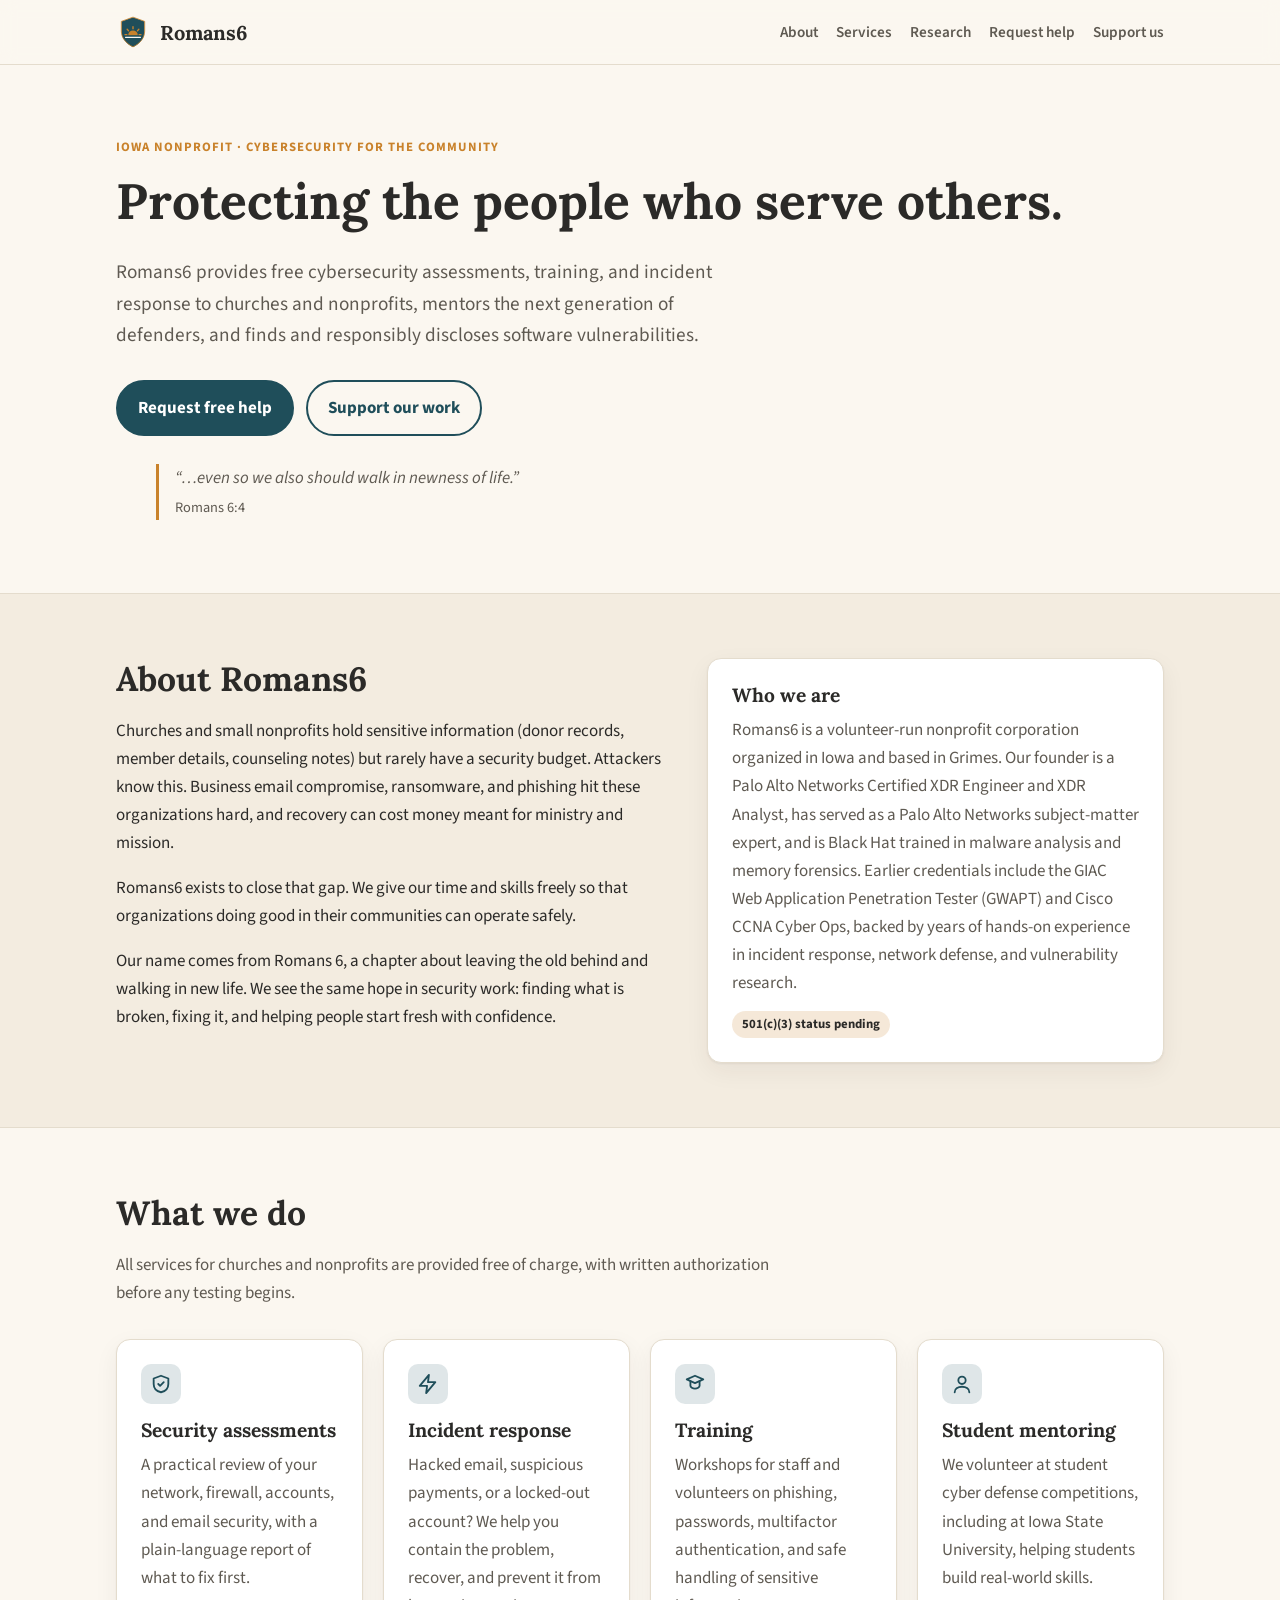
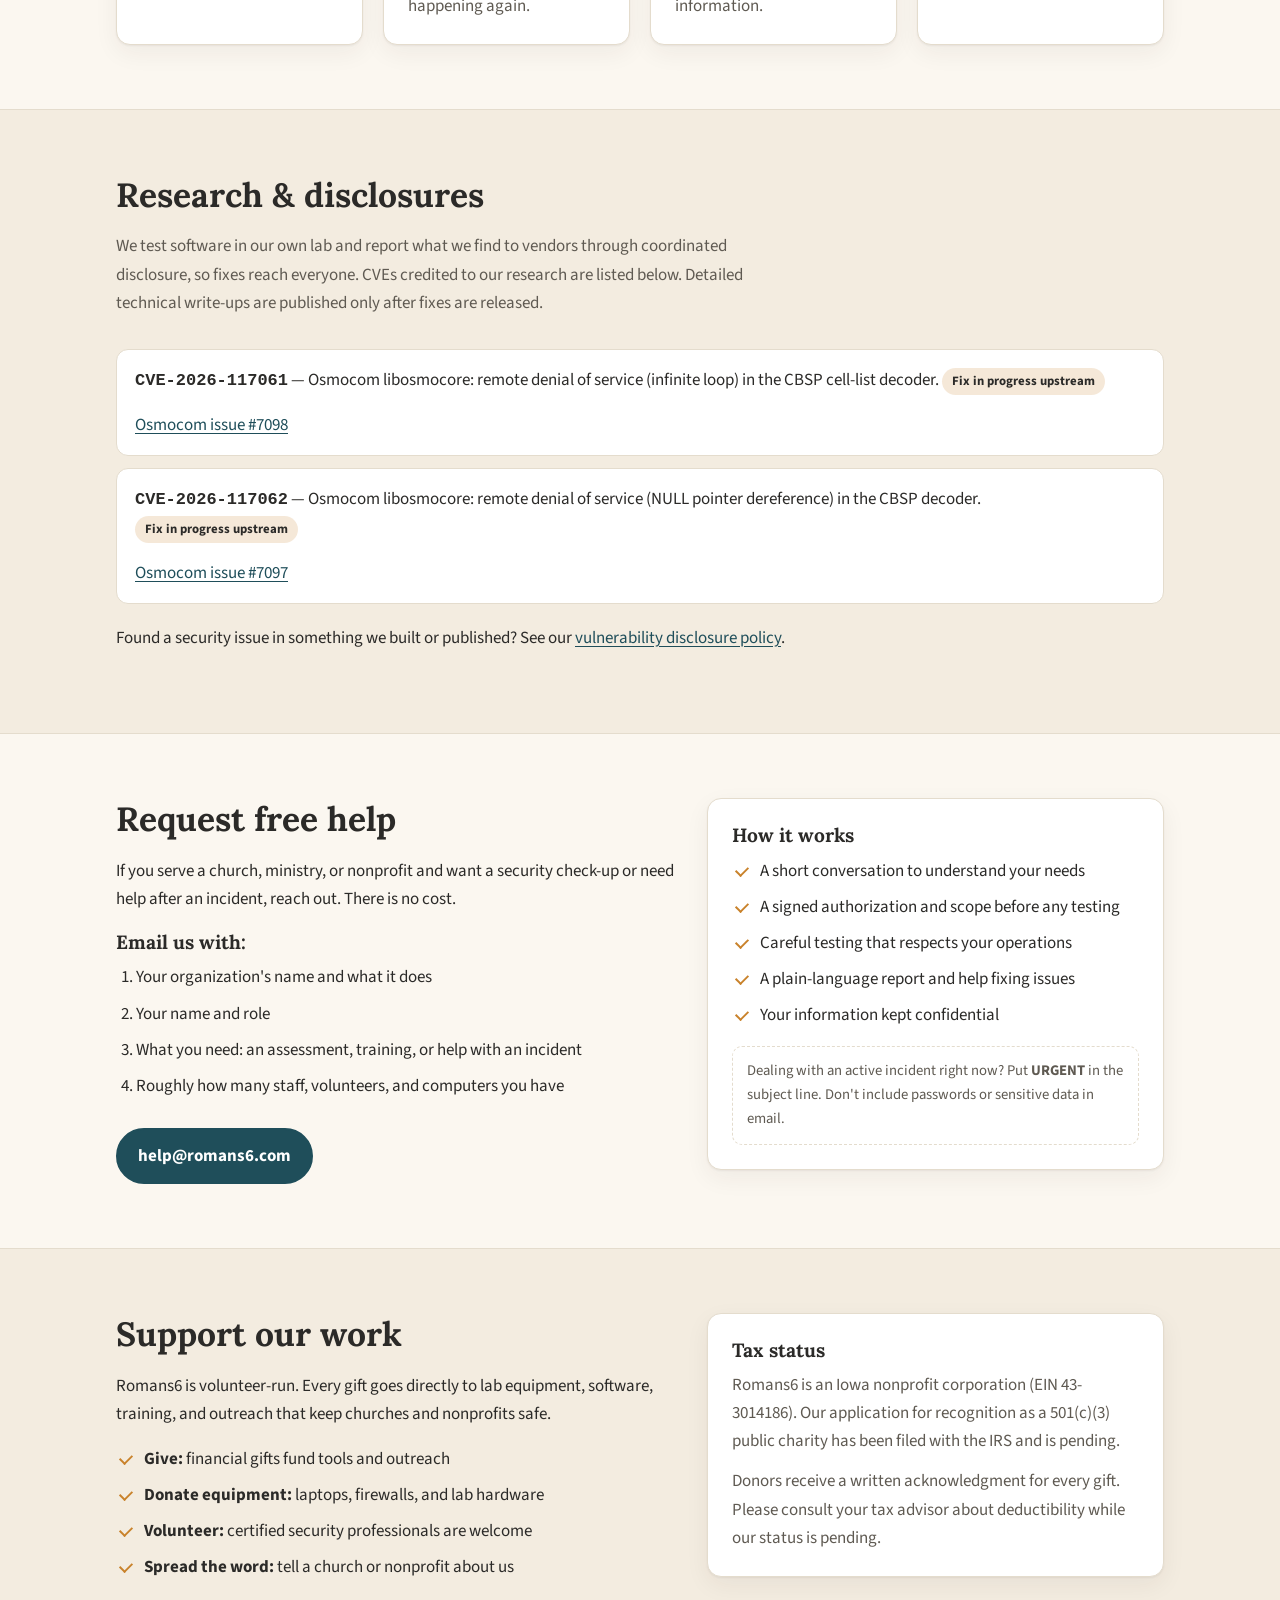
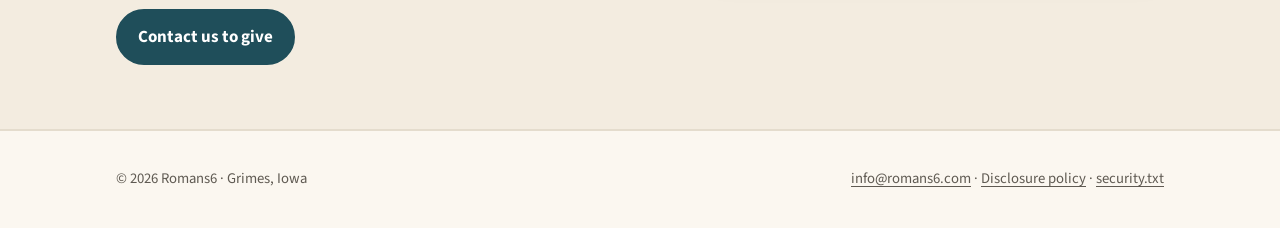
<file: index.html>
<!doctype html>
<html lang="en">
<head>
  <meta charset="utf-8">
  <meta name="viewport" content="width=device-width, initial-scale=1">
  <title>Romans6 | Free Cybersecurity for Churches &amp; Nonprofits</title>
  <meta name="description" content="Romans6 is an Iowa nonprofit providing free cybersecurity assessments, training, and incident response to churches and nonprofits, and responsibly disclosing security research.">
  <meta property="og:title" content="Romans6 | Free Cybersecurity for Churches & Nonprofits">
  <meta property="og:description" content="Free cybersecurity help for churches and nonprofits, student mentoring, and responsible vulnerability research.">
  <meta property="og:url" content="https://romans6.com/">
  <link rel="icon" href="logo.svg" type="image/svg+xml">
  <link rel="preconnect" href="https://fonts.googleapis.com">
  <link rel="preconnect" href="https://fonts.gstatic.com" crossorigin>
  <link href="https://fonts.googleapis.com/css2?family=Lora:wght@500;700&family=Source+Sans+3:wght@400;600;700&display=swap" rel="stylesheet">
  <link rel="stylesheet" href="styles.css">
</head>
<body>
<a class="skip" href="#main">Skip to content</a>

<header class="site">
  <div class="wrap nav">
    <a class="brand" href="#top" aria-label="Romans6 home">
      <img src="logo.svg" alt="" width="34" height="34">
      Romans6
    </a>
    <nav aria-label="Main">
      <ul>
        <li><a href="#about">About</a></li>
        <li><a href="#services">Services</a></li>
        <li><a href="#research">Research</a></li>
        <li><a href="#help">Request help</a></li>
        <li><a href="#support">Support us</a></li>
      </ul>
    </nav>
  </div>
</header>

<main id="main">
  <!-- HERO -->
  <div class="hero" id="top">
    <div class="wrap">
      <div class="eyebrow">Iowa nonprofit &middot; Cybersecurity for the community</div>
      <h1>Protecting the people who serve others.</h1>
      <p class="lead">Romans6 provides free cybersecurity assessments, training, and incident response to churches and nonprofits, mentors the next generation of defenders, and finds and responsibly discloses software vulnerabilities.</p>
      <div class="btns">
        <a class="btn primary" href="#help">Request free help</a>
        <a class="btn ghost" href="#support">Support our work</a>
      </div>
      <blockquote class="verse">
        &ldquo;&hellip;even so we also should walk in newness of life.&rdquo;
        <cite>Romans 6:4</cite>
      </blockquote>
    </div>
  </div>

  <!-- ABOUT -->
  <section class="alt" id="about">
    <div class="wrap two">
      <div>
        <h2>About Romans6</h2>
        <p>Churches and small nonprofits hold sensitive information (donor records, member details, counseling notes) but rarely have a security budget. Attackers know this. Business email compromise, ransomware, and phishing hit these organizations hard, and recovery can cost money meant for ministry and mission.</p>
        <p>Romans6 exists to close that gap. We give our time and skills freely so that organizations doing good in their communities can operate safely.</p>
        <p>Our name comes from Romans 6, a chapter about leaving the old behind and walking in new life. We see the same hope in security work: finding what is broken, fixing it, and helping people start fresh with confidence.</p>
      </div>
      <div class="card">
        <h3>Who we are</h3>
        <p style="margin-bottom:12px">Romans6 is a volunteer-run nonprofit corporation organized in Iowa and based in Grimes. Our founder is a Palo Alto Networks Certified XDR Engineer and XDR Analyst, has served as a Palo Alto Networks subject-matter expert, and is Black Hat trained in malware analysis and memory forensics. Earlier credentials include the GIAC Web Application Penetration Tester (GWAPT) and Cisco CCNA Cyber Ops, backed by years of hands-on experience in incident response, network defense, and vulnerability research.</p>
        <p><span class="badge">501(c)(3) status pending</span></p>
      </div>
    </div>
  </section>

  <!-- SERVICES -->
  <section id="services">
    <div class="wrap">
      <h2>What we do</h2>
      <p class="section-intro">All services for churches and nonprofits are provided free of charge, with written authorization before any testing begins.</p>
      <div class="grid">
        <div class="card">
          <div class="icon"><svg viewBox="0 0 24 24" fill="none" stroke="currentColor" stroke-width="2" stroke-linecap="round" stroke-linejoin="round" aria-hidden="true"><path d="M12 3l8 3v6c0 5-3.5 8-8 9-4.5-1-8-4-8-9V6z"/><path d="M9 12l2 2 4-4"/></svg></div>
          <h3>Security assessments</h3>
          <p>A practical review of your network, firewall, accounts, and email security, with a plain-language report of what to fix first.</p>
        </div>
        <div class="card">
          <div class="icon"><svg viewBox="0 0 24 24" fill="none" stroke="currentColor" stroke-width="2" stroke-linecap="round" stroke-linejoin="round" aria-hidden="true"><path d="M13 2L3 14h8l-1 8 10-12h-8z"/></svg></div>
          <h3>Incident response</h3>
          <p>Hacked email, suspicious payments, or a locked-out account? We help you contain the problem, recover, and prevent it from happening again.</p>
        </div>
        <div class="card">
          <div class="icon"><svg viewBox="0 0 24 24" fill="none" stroke="currentColor" stroke-width="2" stroke-linecap="round" stroke-linejoin="round" aria-hidden="true"><path d="M3 7l9-4 9 4-9 4z"/><path d="M7 9v5c0 1.5 2.5 3 5 3s5-1.5 5-3V9"/></svg></div>
          <h3>Training</h3>
          <p>Workshops for staff and volunteers on phishing, passwords, multifactor authentication, and safe handling of sensitive information.</p>
        </div>
        <div class="card">
          <div class="icon"><svg viewBox="0 0 24 24" fill="none" stroke="currentColor" stroke-width="2" stroke-linecap="round" stroke-linejoin="round" aria-hidden="true"><circle cx="12" cy="8" r="4"/><path d="M4 21c0-4 4-6 8-6s8 2 8 6"/></svg></div>
          <h3>Student mentoring</h3>
          <p>We volunteer at student cyber defense competitions, including at Iowa State University, helping students build real-world skills.</p>
        </div>
      </div>
    </div>
  </section>

  <!-- RESEARCH -->
  <section class="alt" id="research">
    <div class="wrap">
      <h2>Research &amp; disclosures</h2>
      <p class="section-intro">We test software in our own lab and report what we find to vendors through coordinated disclosure, so fixes reach everyone. CVEs credited to our research are listed below. Detailed technical write-ups are published only after fixes are released.</p>
      <div class="research" aria-live="polite">
        <!-- Add published CVEs here. Example:
        <div class="item">
          <div><code>CVE-2026-XXXXX</code> &mdash; Product name: short description</div>
          <a href="https://www.cve.org/CVERecord?id=CVE-2026-XXXXX">CVE record</a>
        </div>
        -->
        <div class="item">
          <div><code>CVE-2026-117061</code> &mdash; Osmocom libosmocore: remote denial of service (infinite loop) in the CBSP cell-list decoder. <span class="badge">Fix in progress upstream</span></div>
          <a href="https://osmocom.org/issues/7098">Osmocom issue #7098</a>
        </div>
        <div class="item">
          <div><code>CVE-2026-117062</code> &mdash; Osmocom libosmocore: remote denial of service (NULL pointer dereference) in the CBSP decoder. <span class="badge">Fix in progress upstream</span></div>
          <a href="https://osmocom.org/issues/7097">Osmocom issue #7097</a>
        </div>
      </div>
      <p style="margin-top:20px">Found a security issue in something we built or published? See our <a href="disclosure.html">vulnerability disclosure policy</a>.</p>
    </div>
  </section>

  <!-- REQUEST HELP -->
  <section id="help">
    <div class="wrap two">
      <div>
        <h2>Request free help</h2>
        <p>If you serve a church, ministry, or nonprofit and want a security check-up or need help after an incident, reach out. There is no cost.</p>
        <h3>Email us with:</h3>
        <ol class="steps">
          <li>Your organization's name and what it does</li>
          <li>Your name and role</li>
          <li>What you need: an assessment, training, or help with an incident</li>
          <li>Roughly how many staff, volunteers, and computers you have</li>
        </ol>
        <div class="btns"><a class="btn primary" href="mailto:help@romans6.com?subject=Request%20for%20help">help@romans6.com</a></div>
      </div>
      <div class="card">
        <h3>How it works</h3>
        <ul class="check">
          <li>A short conversation to understand your needs</li>
          <li>A signed authorization and scope before any testing</li>
          <li>Careful testing that respects your operations</li>
          <li>A plain-language report and help fixing issues</li>
          <li>Your information kept confidential</li>
        </ul>
        <p class="note">Dealing with an active incident right now? Put <strong>URGENT</strong> in the subject line. Don't include passwords or sensitive data in email.</p>
      </div>
    </div>
  </section>

  <!-- SUPPORT -->
  <section class="alt" id="support">
    <div class="wrap two">
      <div>
        <h2>Support our work</h2>
        <p>Romans6 is volunteer-run. Every gift goes directly to lab equipment, software, training, and outreach that keep churches and nonprofits safe.</p>
        <ul class="check">
          <li><strong>Give:</strong> financial gifts fund tools and outreach</li>
          <li><strong>Donate equipment:</strong> laptops, firewalls, and lab hardware</li>
          <li><strong>Volunteer:</strong> certified security professionals are welcome</li>
          <li><strong>Spread the word:</strong> tell a church or nonprofit about us</li>
        </ul>
        <div class="btns"><a class="btn primary" href="mailto:give@romans6.com?subject=Supporting%20Romans6">Contact us to give</a></div>
      </div>
      <div class="card">
        <h3>Tax status</h3>
        <p style="margin-bottom:12px">Romans6 is an Iowa nonprofit corporation (EIN 43-3014186). Our application for recognition as a 501(c)(3) public charity has been filed with the IRS and is pending.</p>
        <p>Donors receive a written acknowledgment for every gift. Please consult your tax advisor about deductibility while our status is pending.</p>
      </div>
    </div>
  </section>
</main>

<footer class="site">
  <div class="wrap cols">
    <div>&copy; <span id="yr">2026</span> Romans6 &middot; Grimes, Iowa</div>
    <div>
      <a href="mailto:info@romans6.com">info@romans6.com</a> &middot;
      <a href="disclosure.html">Disclosure policy</a> &middot;
      <a href="/.well-known/security.txt">security.txt</a>
    </div>
  </div>
</footer>
<script>document.getElementById('yr').textContent = new Date().getFullYear();</script>
</body>
</html>
</file>
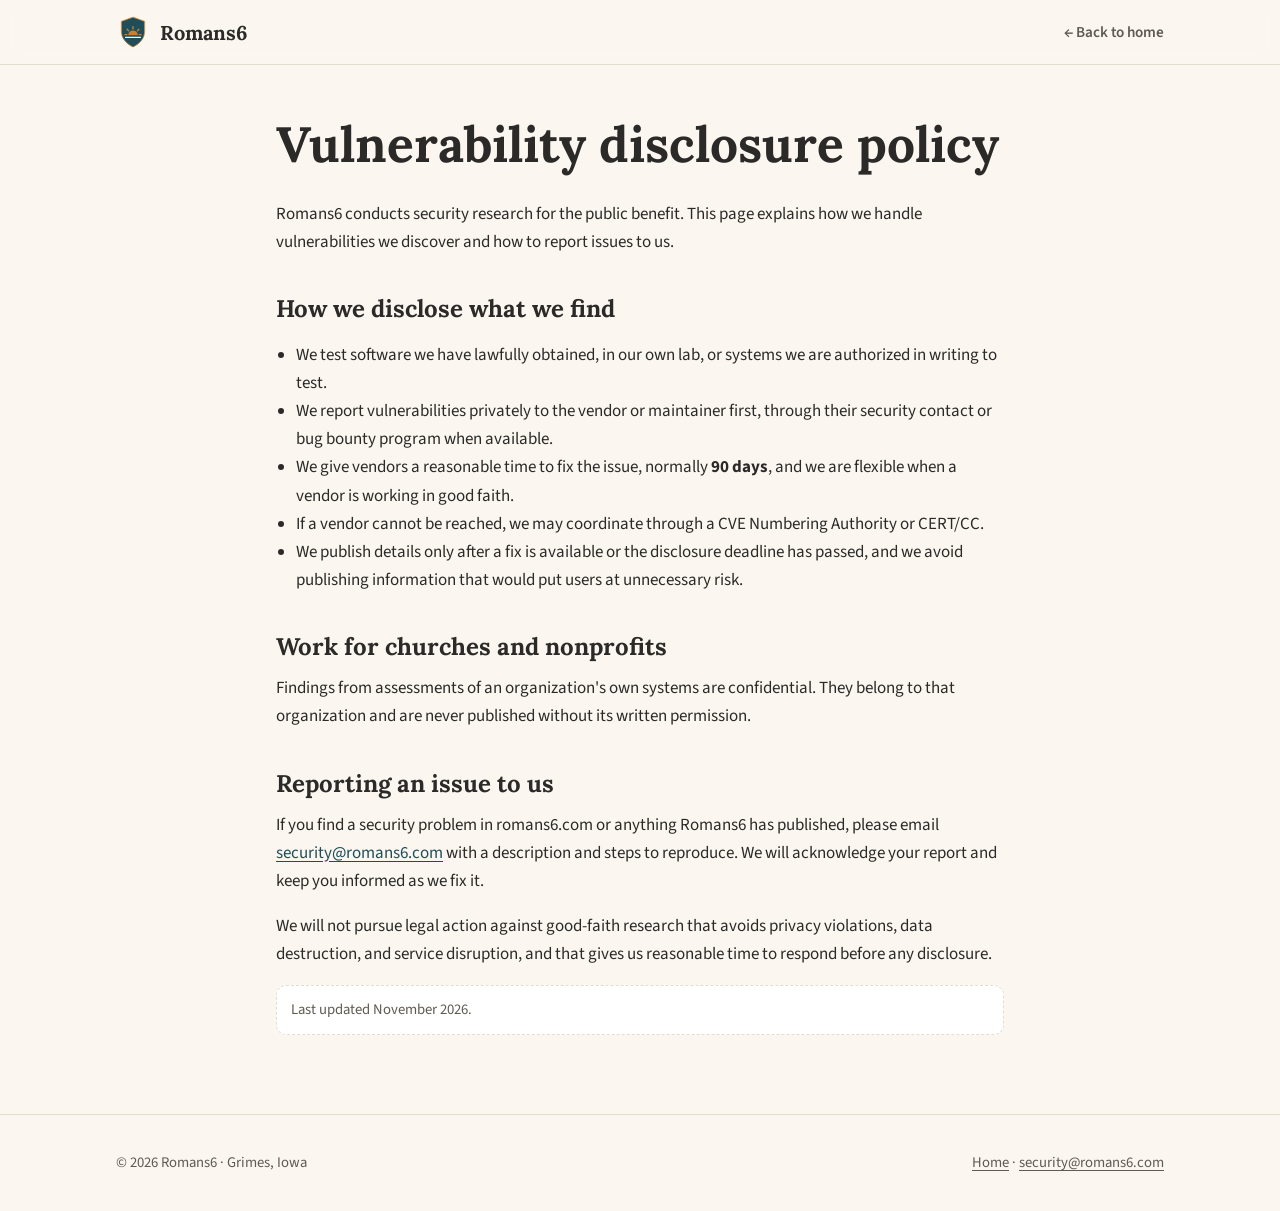
<file: disclosure.html>
<!doctype html>
<html lang="en">
<head>
  <meta charset="utf-8">
  <meta name="viewport" content="width=device-width, initial-scale=1">
  <title>Vulnerability Disclosure Policy | Romans6</title>
  <meta name="description" content="How Romans6 discloses vulnerabilities it finds, and how to report security issues to us.">
  <link rel="icon" href="logo.svg" type="image/svg+xml">
  <link rel="preconnect" href="https://fonts.googleapis.com">
  <link rel="preconnect" href="https://fonts.gstatic.com" crossorigin>
  <link href="https://fonts.googleapis.com/css2?family=Lora:wght@500;700&family=Source+Sans+3:wght@400;600;700&display=swap" rel="stylesheet">
  <link rel="stylesheet" href="styles.css">
</head>
<body>
<header class="site">
  <div class="wrap nav">
    <a class="brand" href="index.html" aria-label="Romans6 home"><img src="logo.svg" alt="" width="34" height="34"> Romans6</a>
    <nav aria-label="Main"><ul><li><a href="index.html">&larr; Back to home</a></li></ul></nav>
  </div>
</header>

<main class="prose">
  <h1>Vulnerability disclosure policy</h1>
  <p>Romans6 conducts security research for the public benefit. This page explains how we handle vulnerabilities we discover and how to report issues to us.</p>

  <h2>How we disclose what we find</h2>
  <ul>
    <li>We test software we have lawfully obtained, in our own lab, or systems we are authorized in writing to test.</li>
    <li>We report vulnerabilities privately to the vendor or maintainer first, through their security contact or bug bounty program when available.</li>
    <li>We give vendors a reasonable time to fix the issue, normally <strong>90 days</strong>, and we are flexible when a vendor is working in good faith.</li>
    <li>If a vendor cannot be reached, we may coordinate through a CVE Numbering Authority or CERT/CC.</li>
    <li>We publish details only after a fix is available or the disclosure deadline has passed, and we avoid publishing information that would put users at unnecessary risk.</li>
  </ul>

  <h2>Work for churches and nonprofits</h2>
  <p>Findings from assessments of an organization's own systems are confidential. They belong to that organization and are never published without its written permission.</p>

  <h2>Reporting an issue to us</h2>
  <p>If you find a security problem in romans6.com or anything Romans6 has published, please email <a href="mailto:security@romans6.com">security@romans6.com</a> with a description and steps to reproduce. We will acknowledge your report and keep you informed as we fix it.</p>
  <p>We will not pursue legal action against good-faith research that avoids privacy violations, data destruction, and service disruption, and that gives us reasonable time to respond before any disclosure.</p>

  <p class="note">Last updated November 2026.</p>
</main>

<footer class="site">
  <div class="wrap cols">
    <div>&copy; 2026 Romans6 &middot; Grimes, Iowa</div>
    <div><a href="index.html">Home</a> &middot; <a href="mailto:security@romans6.com">security@romans6.com</a></div>
  </div>
</footer>
</body>
</html>
</file>
<file: styles.css>
:root {
  --bg: #fbf7f0;
  --surface: #ffffff;
  --surface-2: #f3ece0;
  --text: #2b2a28;
  --muted: #5f5a52;
  --brand: #1f4e5a;
  --brand-ink: #ffffff;
  --accent: #c9822b;
  --border: #e4dccd;
  --shadow: 0 1px 2px rgba(43, 42, 40, .06), 0 8px 24px rgba(43, 42, 40, .06);
  --radius: 14px;
  --max: 1080px;
}
@media (prefers-color-scheme: dark) {
  :root {
    --bg: #171a1c;
    --surface: #1f2427;
    --surface-2: #252b2f;
    --text: #ece7de;
    --muted: #b3ab9e;
    --brand: #6fb3c2;
    --brand-ink: #10181b;
    --accent: #e3a457;
    --border: #343b40;
    --shadow: 0 1px 2px rgba(0, 0, 0, .3), 0 8px 24px rgba(0, 0, 0, .25);
  }
}
* { box-sizing: border-box; }
html { scroll-behavior: smooth; }
body {
  margin: 0;
  background: var(--bg);
  color: var(--text);
  font: 17px/1.65 "Source Sans 3", system-ui, -apple-system, "Segoe UI", sans-serif;
}
h1, h2, h3 { font-family: "Lora", Georgia, serif; line-height: 1.25; margin: 0 0 .5em; }
h1 { font-size: clamp(2rem, 5vw, 3.1rem); }
h2 { font-size: clamp(1.6rem, 3.4vw, 2.1rem); }
h3 { font-size: 1.2rem; }
p { margin: 0 0 1em; }
a { color: var(--brand); text-underline-offset: 3px; }
a:hover { color: var(--accent); }
:focus-visible { outline: 3px solid var(--accent); outline-offset: 3px; border-radius: 4px; }
.wrap { max-width: var(--max); margin: 0 auto; padding: 0 16px; }
.skip { position: absolute; left: -999px; top: 8px; background: var(--surface); padding: 8px 12px; z-index: 10; }
.skip:focus { left: 8px; }

/* Header */
header.site {
  position: sticky; top: 0; z-index: 5;
  background: color-mix(in srgb, var(--bg) 88%, transparent);
  backdrop-filter: blur(8px);
  border-bottom: 1px solid var(--border);
}
.nav { display: flex; align-items: center; justify-content: space-between; gap: 16px; min-height: 64px; flex-wrap: wrap; }
.brand { display: flex; align-items: center; gap: 10px; text-decoration: none; color: var(--text); font-family: "Lora", serif; font-weight: 700; font-size: 1.25rem; }
.brand svg { width: 34px; height: 34px; flex: none; }
.nav ul { list-style: none; display: flex; flex-wrap: wrap; gap: 4px 18px; margin: 0; padding: 0; }
.nav ul a { text-decoration: none; color: var(--muted); font-weight: 600; font-size: .95rem; }
.nav ul a:hover { color: var(--brand); }

/* Hero */
.hero { padding: 72px 0 56px; }
.eyebrow { color: var(--accent); font-weight: 700; letter-spacing: .08em; text-transform: uppercase; font-size: .8rem; margin-bottom: 12px; }
.hero p.lead { font-size: 1.2rem; color: var(--muted); max-width: 640px; }
.verse { margin-top: 28px; padding-left: 16px; border-left: 3px solid var(--accent); color: var(--muted); font-style: italic; max-width: 560px; }
.verse cite { display: block; font-style: normal; font-size: .9rem; margin-top: 4px; }
.btns { display: flex; flex-wrap: wrap; gap: 12px; margin-top: 28px; }
.btn { display: inline-block; padding: 12px 20px; border-radius: 999px; font-weight: 700; text-decoration: none; border: 2px solid var(--brand); }
.btn.primary { background: var(--brand); color: var(--brand-ink); }
.btn.primary:hover { background: var(--accent); border-color: var(--accent); color: var(--brand-ink); }
.btn.ghost { color: var(--brand); }
.btn.ghost:hover { border-color: var(--accent); color: var(--accent); }

/* Sections */
section { padding: 64px 0; }
section.alt { background: var(--surface-2); border-top: 1px solid var(--border); border-bottom: 1px solid var(--border); }
.section-intro { color: var(--muted); max-width: 680px; margin-bottom: 32px; }
.grid { display: grid; gap: 20px; grid-template-columns: repeat(auto-fit, minmax(240px, 1fr)); }
.card { background: var(--surface); border: 1px solid var(--border); border-radius: var(--radius); padding: 24px; box-shadow: var(--shadow); }
.card p { color: var(--muted); margin: 0; }
.icon { width: 40px; height: 40px; border-radius: 10px; display: grid; place-items: center; background: color-mix(in srgb, var(--brand) 14%, transparent); color: var(--brand); margin-bottom: 14px; }
.icon svg { width: 22px; height: 22px; }
.two { display: grid; gap: 32px; grid-template-columns: 1fr; }
@media (min-width: 820px) { .two { grid-template-columns: 1.1fr .9fr; align-items: start; } }
ul.check { list-style: none; padding: 0; margin: 0 0 1em; }
ul.check li { padding-left: 28px; position: relative; margin-bottom: 8px; }
ul.check li::before { content: ""; position: absolute; left: 4px; top: .55em; width: 10px; height: 6px; border-left: 2px solid var(--accent); border-bottom: 2px solid var(--accent); transform: rotate(-45deg); }
ol.steps { padding-left: 1.2em; margin: 0 0 1em; }
ol.steps li { margin-bottom: 8px; }
.note { font-size: .92rem; color: var(--muted); background: var(--surface); border: 1px dashed var(--border); border-radius: 10px; padding: 12px 14px; }
.badge { display: inline-block; font-size: .8rem; font-weight: 700; padding: 3px 10px; border-radius: 999px; background: color-mix(in srgb, var(--accent) 18%, transparent); color: var(--text); }

/* Research list */
.research { display: grid; gap: 12px; }
.research .item { display: flex; gap: 16px; justify-content: space-between; align-items: center; flex-wrap: wrap; background: var(--surface); border: 1px solid var(--border); border-radius: 12px; padding: 16px 18px; }
.research .item code { font-weight: 700; }
.empty { color: var(--muted); font-style: italic; }

/* Prose page */
.prose { max-width: 760px; padding: 48px 16px 64px; margin: 0 auto; }
.prose h2 { margin-top: 1.6em; font-size: 1.5rem; }
.prose ul { padding-left: 1.2em; }

/* Footer */
footer.site { border-top: 1px solid var(--border); padding: 36px 0; color: var(--muted); font-size: .92rem; }
footer .cols { display: flex; flex-wrap: wrap; justify-content: space-between; gap: 16px; }
footer a { color: var(--muted); }
</file>
